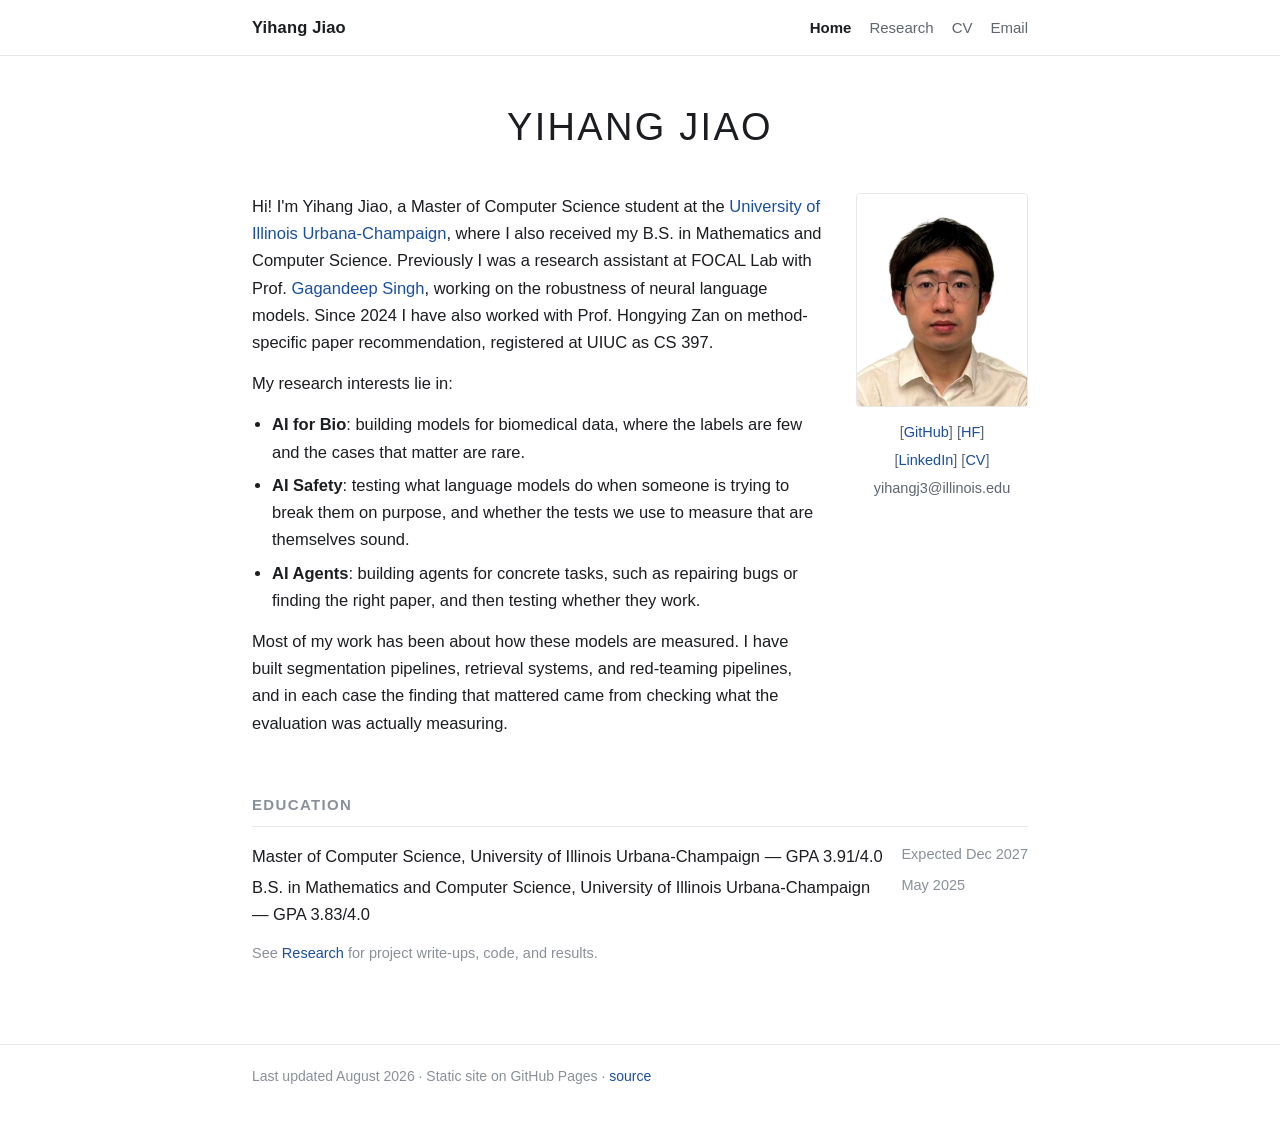
<file: index.html>
<!DOCTYPE html>
<html lang="en">
<head>
<meta charset="utf-8">
<meta name="viewport" content="width=device-width, initial-scale=1">
<title>Yihang Jiao</title>
<meta name="description" content="Yihang Jiao — Master of Computer Science student at the University of Illinois Urbana-Champaign. AI for bio, AI safety, and AI agents.">
<link rel="stylesheet" href="assets/style.css?v=19">
</head>
<body>

<nav class="top"><div class="wrap">
  <a class="brand" href="index.html">Yihang Jiao</a>
  <div class="links">
    <a class="here" href="index.html">Home</a>
    <a href="research.html">Research</a>
    <a href="assets/Yihang_Jiao_CV.pdf">CV</a>
    <a href="mailto:yihangj3@illinois.edu">Email</a>
  </div>
</div></nav>

<div class="wrap">

<header class="home">
  <!-- 想加中文名就写成: Yihang Jiao (焦一航) -->
  <h1 class="name">Yihang Jiao</h1>
  <div class="row">
    <div class="txt">
      <p>
        Hi! I'm Yihang Jiao, a Master of Computer Science student at the
        <a href="https://siebelschool.illinois.edu/">University of Illinois Urbana-Champaign</a>,
        where I also received my B.S. in Mathematics and Computer Science. Previously I was a
        research assistant at FOCAL Lab with Prof.
        <a href="https://ggndpsngh.github.io/">Gagandeep Singh</a>, working on the robustness of
        neural language models. Since 2024 I have also worked with Prof. Hongying Zan on method-specific paper
        recommendation, registered at UIUC as CS 397.
      </p>
      <p>My research interests lie in:</p>
      <ul>
        <li>
          <strong>AI for Bio</strong>: building models for biomedical data, where the labels are few
          and the cases that matter are rare.
        </li>
        <li>
          <strong>AI Safety</strong>: testing what language models do when someone is trying to break
          them on purpose, and whether the tests we use to measure that are themselves sound.
        </li>
        <li>
          <strong>AI Agents</strong>: building agents for concrete tasks, such as repairing bugs or
          finding the right paper, and then testing whether they work.
        </li>
      </ul>
      <p>
        Most of my work has been about how these models are measured. I have built segmentation
        pipelines, retrieval systems, and red-teaming pipelines, and in each case the finding that
        mattered came from checking what the evaluation was actually measuring.
      </p>
    </div>
    <div class="side">
      <img class="portrait" src="assets/photo.jpg" alt="Portrait of Yihang Jiao">
      <div class="links">
        [<a href="https://github.com/yhj3">GitHub</a>]
        [<a href="https://huggingface.co/yihangj3">HF</a>]<br>
        [<a href="https://www.linkedin.com/in/yihang-jiao-587885221">LinkedIn</a>]
        [<a href="assets/Yihang_Jiao_CV.pdf">CV</a>]<br>
        yihangj3@illinois.edu
      </div>
    </div>
  </div>
</header>

<main>

<section id="education">
  <h2>Education</h2>
  <div class="kv">
    <div>Master of Computer Science, University of Illinois Urbana-Champaign — GPA 3.91/4.0</div>
    <div class="r">Expected Dec 2027</div>
    <div>B.S. in Mathematics and Computer Science, University of Illinois Urbana-Champaign — GPA 3.83/4.0</div>
    <div class="r">May 2025</div>
  </div>
  <p class="meta" style="margin-top:14px">
    See <a href="research.html">Research</a> for project write-ups, code, and results.
  </p>
</section>

</main>
</div>

<footer><div class="wrap">
  Last updated August 2026 · Static site on GitHub Pages ·
  <a href="https://github.com/yhj3/yhj3.github.io">source</a>
</div></footer>

</body>
</html>
</file>
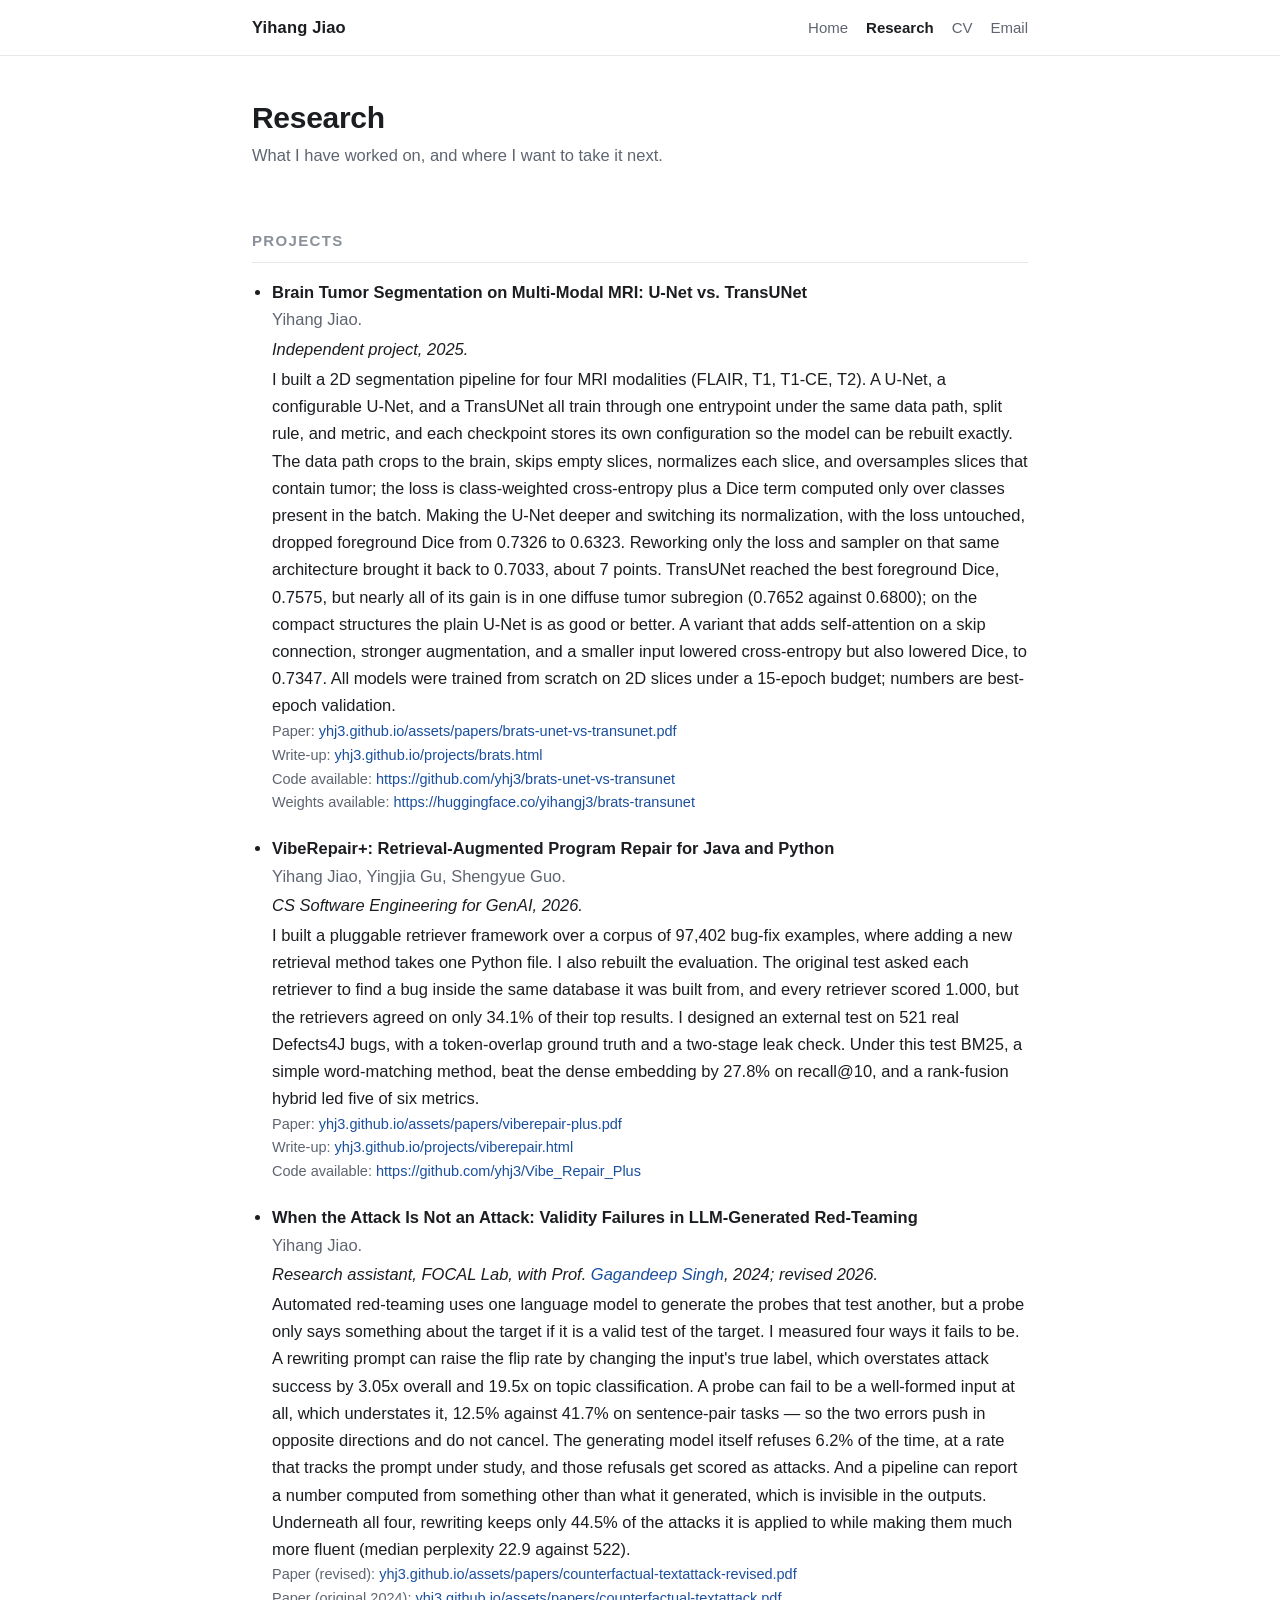
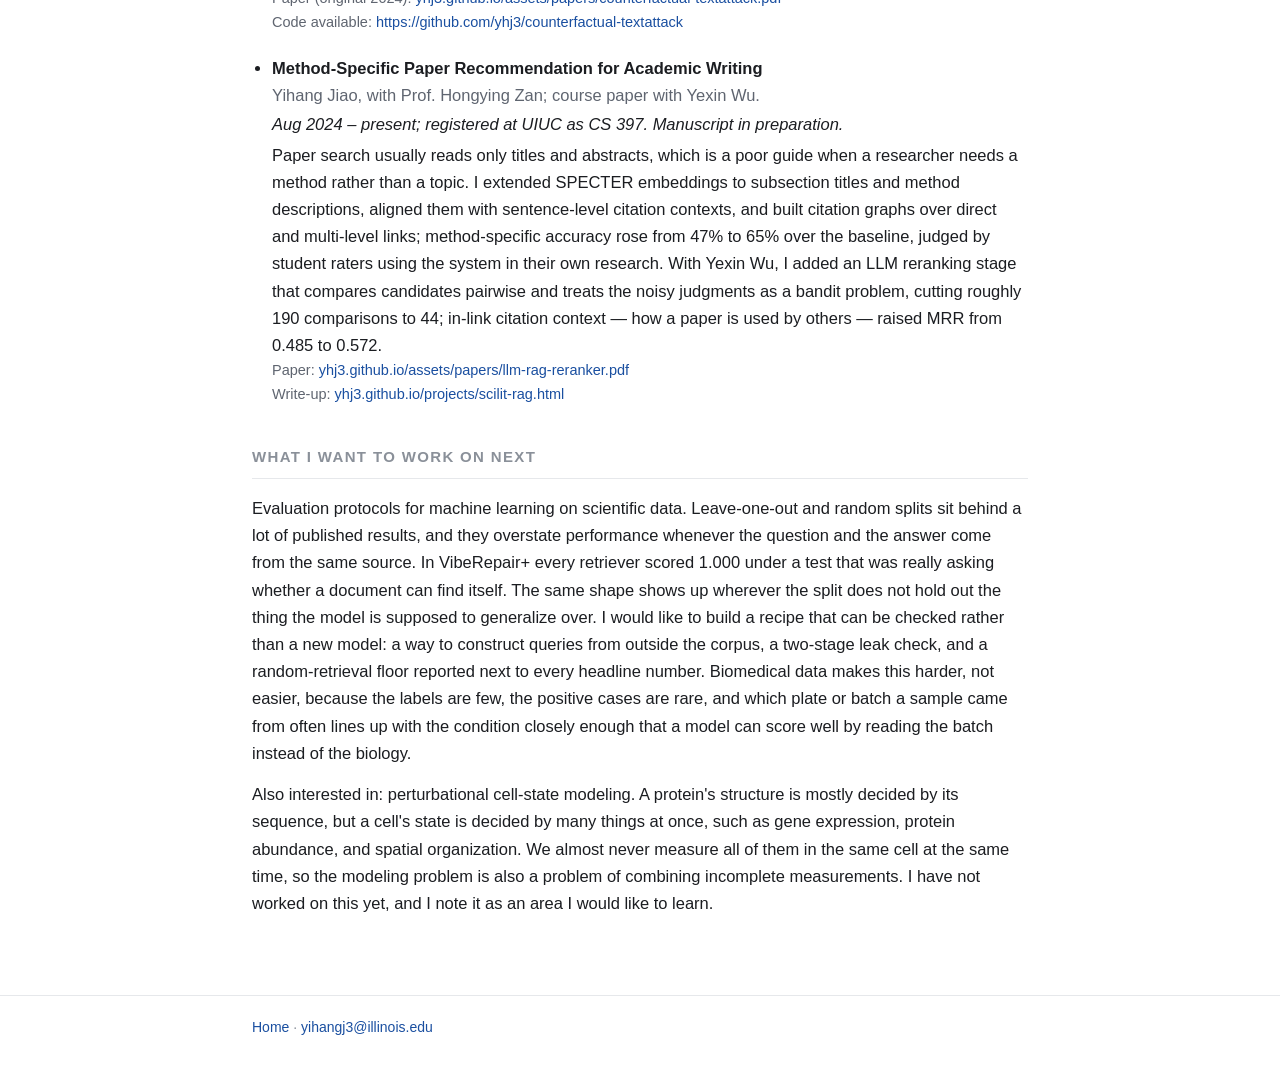
<file: research.html>
<!DOCTYPE html>
<html lang="en">
<head>
<meta charset="utf-8">
<meta name="viewport" content="width=device-width, initial-scale=1">
<title>Research — Yihang Jiao</title>
<meta name="description" content="Projects, research experience, and directions: machine learning for biomedical data, robustness of language models, LLM agents, and how these systems are evaluated.">
<link rel="stylesheet" href="assets/style.css?v=19">
</head>
<body>

<nav class="top"><div class="wrap">
  <a class="brand" href="index.html">Yihang Jiao</a>
  <div class="links">
    <a href="index.html">Home</a>
    <a class="here" href="research.html">Research</a>
    <a href="assets/Yihang_Jiao_CV.pdf">CV</a>
    <a href="mailto:yihangj3@illinois.edu">Email</a>
  </div>
</div></nav>

<div class="wrap">
<header class="hero">
  <h1>Research</h1>
  <p class="tagline">What I have worked on, and where I want to take it next.</p>
</header>

<main>

<section id="projects">
  <h2>Projects</h2>
  <ul class="work">

    <li>
      <span class="title">Brain Tumor Segmentation on Multi-Modal MRI: U-Net vs. TransUNet</span><br>
      <span class="who">Yihang Jiao.</span>
      <span class="note"><em>Independent project, 2025.</em></span>
      I built a 2D segmentation pipeline for four MRI modalities (FLAIR, T1, T1-CE, T2). A U-Net, a
      configurable U-Net, and a TransUNet all train through one entrypoint under the same data path,
      split rule, and metric, and each checkpoint stores its own configuration so the model can be
      rebuilt exactly. The data path crops to the brain, skips empty slices, normalizes each slice, and
      oversamples slices that contain tumor; the loss is class-weighted cross-entropy plus a Dice term
      computed only over classes present in the batch. Making the U-Net deeper and switching its
      normalization, with the loss untouched, dropped foreground Dice from 0.7326 to 0.6323. Reworking
      only the loss and sampler on that same architecture brought it back to 0.7033, about 7 points.
      TransUNet reached the best foreground Dice, 0.7575, but nearly all of its gain is in one diffuse
      tumor subregion (0.7652 against 0.6800); on the compact structures the plain U-Net is as good or
      better. A variant that adds self-attention on a skip connection, stronger augmentation, and a
      smaller input lowered cross-entropy but also lowered Dice, to 0.7347. All models were trained from
      scratch on 2D slices under a 15-epoch budget; numbers are best-epoch validation.
      <div class="brackets">
        Paper: <a href="assets/papers/brats-unet-vs-transunet.pdf">yhj3.github.io/assets/papers/brats-unet-vs-transunet.pdf</a><br>
        Write-up: <a href="projects/brats.html">yhj3.github.io/projects/brats.html</a><br>
        Code available: <a href="https://github.com/yhj3/brats-unet-vs-transunet">https://github.com/yhj3/brats-unet-vs-transunet</a><br>
        Weights available: <a href="https://huggingface.co/yihangj3/brats-transunet">https://huggingface.co/yihangj3/brats-transunet</a>
      </div>
    </li>

    <li>
      <span class="title">VibeRepair+: Retrieval-Augmented Program Repair for Java and Python</span><br>
      <span class="who">Yihang Jiao, Yingjia Gu, Shengyue Guo.</span>
      <span class="note"><em>CS Software Engineering for GenAI, 2026.</em></span>
      I built a pluggable retriever framework over a corpus of 97,402 bug-fix examples, where adding a
      new retrieval method takes one Python file. I also rebuilt the evaluation. The original test
      asked each retriever to find a bug inside the same database it was built from, and every
      retriever scored 1.000, but the retrievers agreed on only 34.1% of their top results. I designed
      an external test on 521 real Defects4J bugs, with a token-overlap ground truth and a two-stage
      leak check. Under this test BM25, a simple word-matching method, beat the dense embedding by
      27.8% on recall@10, and a rank-fusion hybrid led five of six metrics.
      <div class="brackets">
        Paper: <a href="assets/papers/viberepair-plus.pdf">yhj3.github.io/assets/papers/viberepair-plus.pdf</a><br>
        Write-up: <a href="projects/viberepair.html">yhj3.github.io/projects/viberepair.html</a><br>
        Code available: <a href="https://github.com/yhj3/Vibe_Repair_Plus">https://github.com/yhj3/Vibe_Repair_Plus</a>
      </div>
    </li>

    <li>
      <span class="title">When the Attack Is Not an Attack: Validity Failures in LLM-Generated Red-Teaming</span><br>
      <span class="who">Yihang Jiao.</span>
      <span class="note"><em>Research assistant, FOCAL Lab, with Prof.
      <a href="https://ggndpsngh.github.io/">Gagandeep Singh</a>, 2024; revised 2026.</em></span>
      Automated red-teaming uses one language model to generate the probes that test another, but a
      probe only says something about the target if it is a valid test of the target. I measured four
      ways it fails to be. A rewriting prompt can raise the flip rate by changing the input's true
      label, which overstates attack success by 3.05x overall and 19.5x on topic classification. A
      probe can fail to be a well-formed input at all, which understates it, 12.5% against 41.7% on
      sentence-pair tasks — so the two errors push in opposite directions and do not cancel. The
      generating model itself refuses 6.2% of the time, at a rate that tracks the prompt under study,
      and those refusals get scored as attacks. And a pipeline can report a number computed from
      something other than what it generated, which is invisible in the outputs. Underneath all four,
      rewriting keeps only 44.5% of the attacks it is applied to while making them much more fluent
      (median perplexity 22.9 against 522).
      <div class="brackets">
        Paper (revised): <a href="assets/papers/counterfactual-textattack-revised.pdf">yhj3.github.io/assets/papers/counterfactual-textattack-revised.pdf</a><br>
        Paper (original 2024): <a href="assets/papers/counterfactual-textattack.pdf">yhj3.github.io/assets/papers/counterfactual-textattack.pdf</a><br>
        Code available: <a href="https://github.com/yhj3/counterfactual-textattack">https://github.com/yhj3/counterfactual-textattack</a>
      </div>
    </li>

    <li>
      <span class="title">Method-Specific Paper Recommendation for Academic Writing</span><br>
      <span class="who">Yihang Jiao, with Prof. Hongying Zan; course paper with Yexin Wu.</span>
      <span class="note"><em>Aug 2024 – present; registered at UIUC as CS 397. Manuscript in preparation.</em></span>
      Paper search usually reads only titles and abstracts, which is a poor guide when a researcher
      needs a method rather than a topic. I extended SPECTER embeddings to subsection titles and
      method descriptions, aligned them with sentence-level citation contexts, and built citation
      graphs over direct and multi-level links; method-specific accuracy rose from 47% to 65% over
      the baseline, judged by student raters using the system in their own research. With Yexin Wu,
      I added an LLM reranking stage that compares candidates pairwise and treats the noisy
      judgments as a bandit problem, cutting roughly 190 comparisons to 44; in-link citation
      context — how a paper is used by others — raised MRR from 0.485 to 0.572.
      <div class="brackets">
        Paper: <a href="assets/papers/llm-rag-reranker.pdf">yhj3.github.io/assets/papers/llm-rag-reranker.pdf</a><br>
        Write-up: <a href="projects/scilit-rag.html">yhj3.github.io/projects/scilit-rag.html</a>
      </div>
    </li>

  </ul>
</section>

<section id="next">
  <h2>What I want to work on next</h2>
  <p>
    <span class="title">Evaluation protocols for machine learning on scientific data.</span>
    Leave-one-out and random splits sit behind a lot of published results, and they overstate
    performance whenever the question and the answer come from the same source. In VibeRepair+ every
    retriever scored 1.000 under a test that was really asking whether a document can find itself.
    The same shape shows up wherever the split does not hold out the thing the model is supposed to
    generalize over. I would like to build a recipe that can be checked rather than a new model: a
    way to construct queries from outside the corpus, a two-stage leak check, and a random-retrieval
    floor reported next to every headline number. Biomedical data makes this harder, not easier,
    because the labels are few, the positive cases are rare, and which plate or batch a sample came
    from often lines up with the condition closely enough that a model can score well by reading the
    batch instead of the biology.
  </p>
  <p>
    <span class="title">Also interested in: perturbational cell-state modeling.</span>
    A protein's structure is mostly decided by its sequence, but a cell's state is decided by many
    things at once, such as gene expression, protein abundance, and spatial organization. We almost
    never measure all of them in the same cell at the same time, so the modeling problem is also a
    problem of combining incomplete measurements. I have not worked on this yet, and I note it as an
    area I would like to learn.
  </p>
</section>

</main>
</div>

<footer><div class="wrap">
  <a href="index.html">Home</a> · <a href="mailto:yihangj3@illinois.edu">yihangj3@illinois.edu</a>
</div></footer>

</body>
</html>
</file>
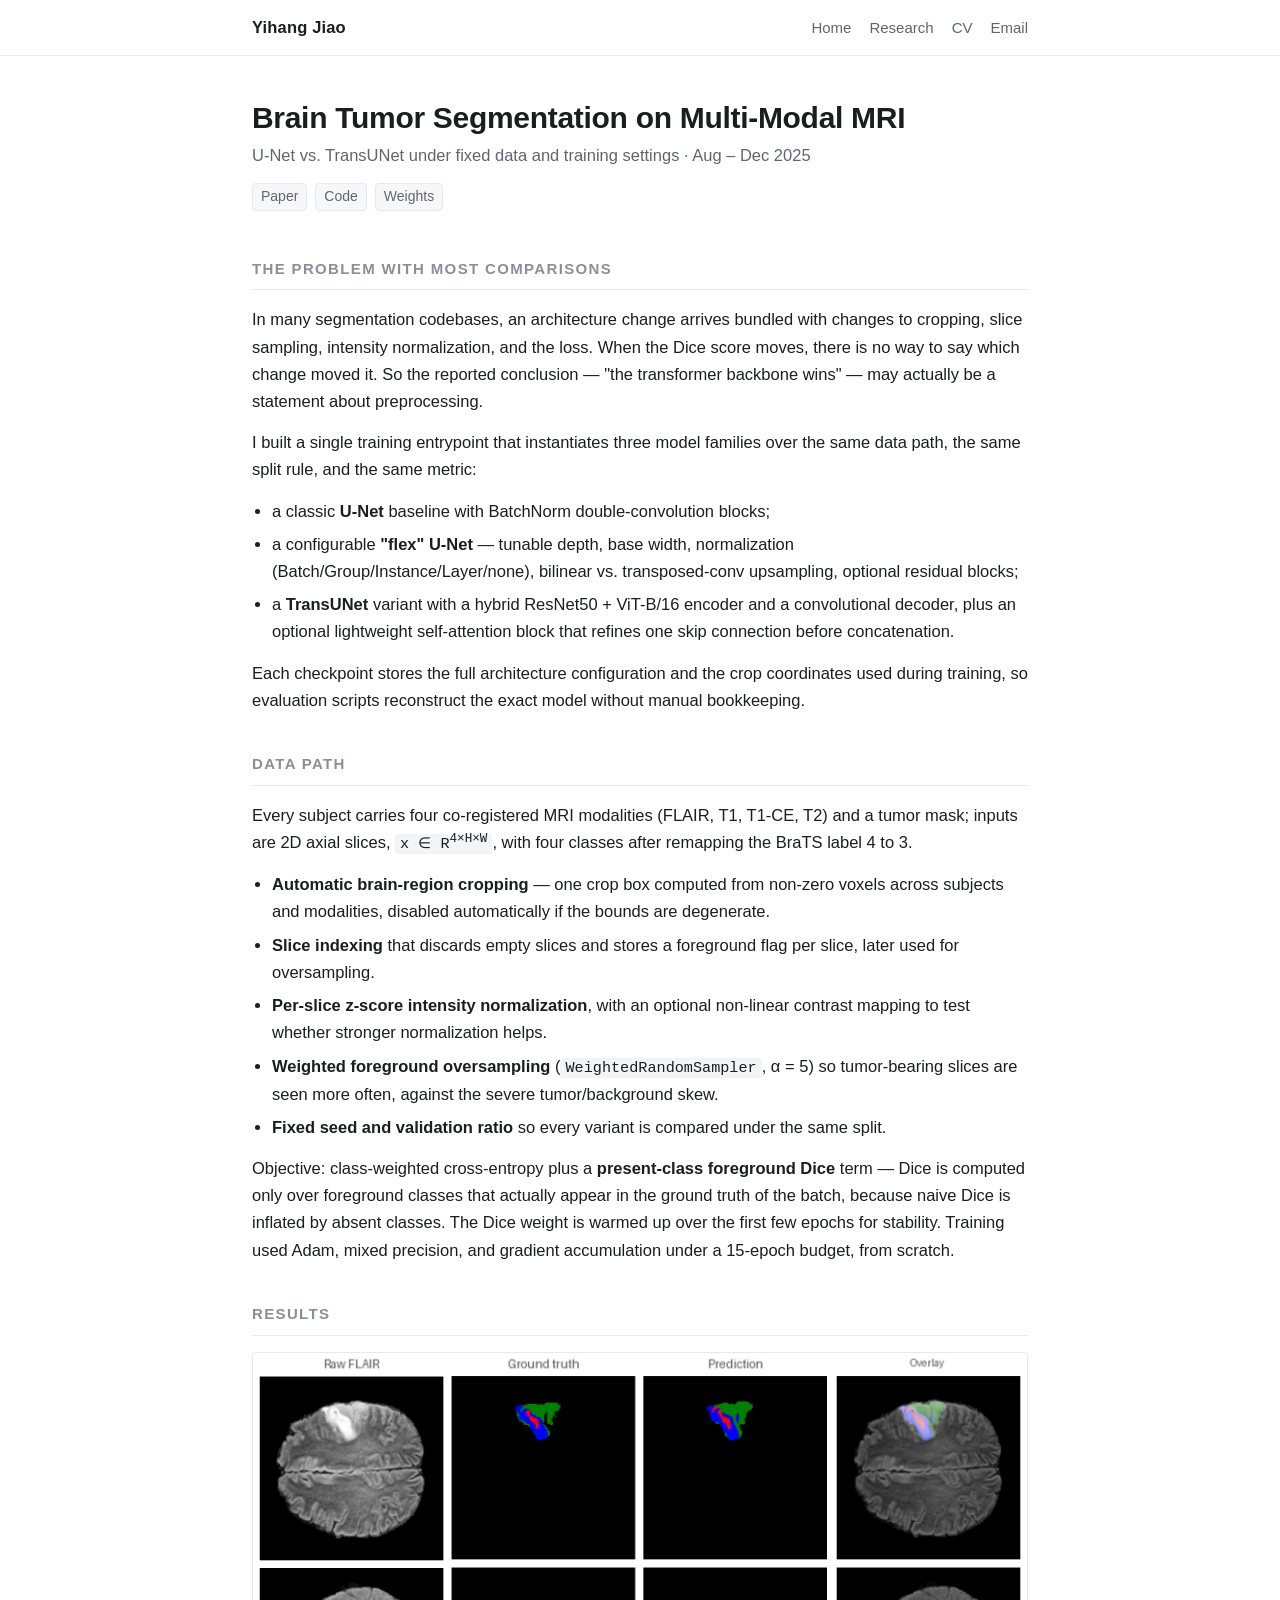
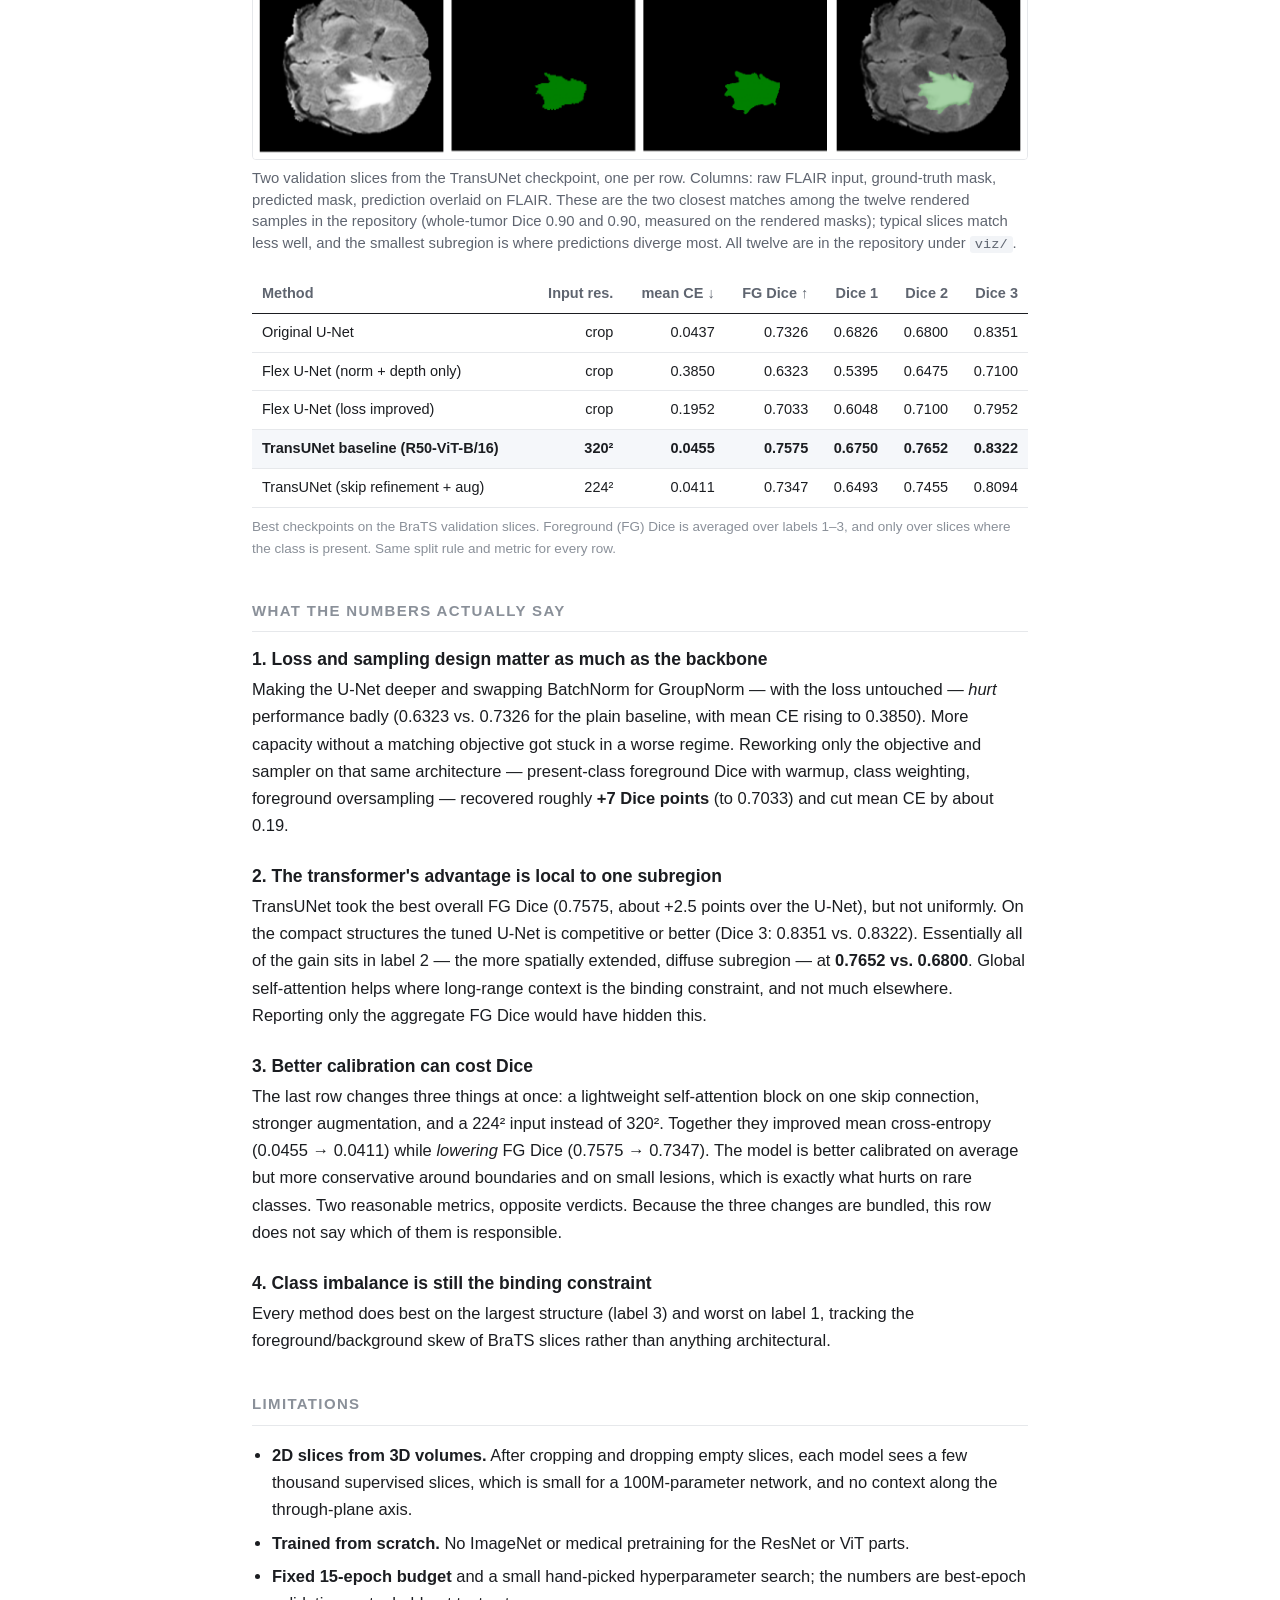
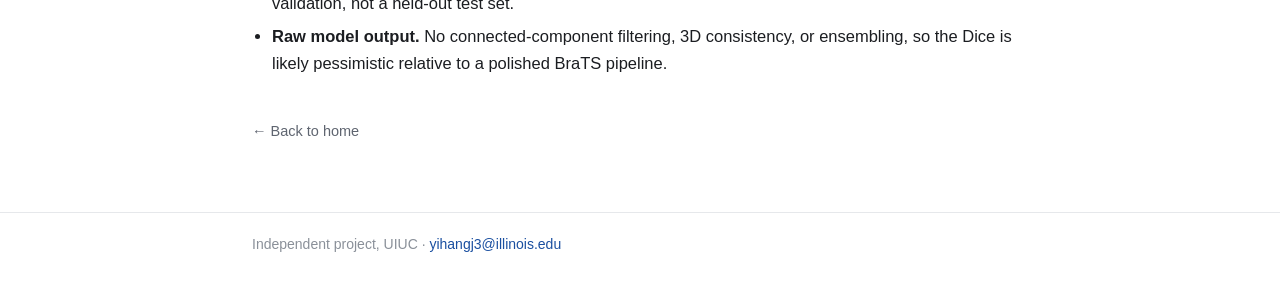
<file: projects/brats.html>
<!DOCTYPE html>
<html lang="en">
<head>
<meta charset="utf-8">
<meta name="viewport" content="width=device-width, initial-scale=1">
<title>BraTS: U-Net vs. TransUNet — Yihang Jiao</title>
<meta name="description" content="A controlled comparison of U-Net and TransUNet on multi-modal brain MRI, with class-wise Dice and an ablation isolating loss and sampling design from backbone choice.">
<link rel="stylesheet" href="../assets/style.css?v=19">
</head>
<body>

<nav class="top"><div class="wrap">
  <a class="brand" href="../index.html">Yihang Jiao</a>
  <div class="links">
    <a href="../index.html">Home</a>
    <a href="../research.html">Research</a>
    <a href="../assets/Yihang_Jiao_CV.pdf">CV</a>
    <a href="mailto:yihangj3@illinois.edu">Email</a>
  </div>
</div></nav>

<div class="wrap">
<header class="hero">
  <h1>Brain Tumor Segmentation on Multi-Modal MRI</h1>
  <p class="tagline">U-Net vs. TransUNet under fixed data and training settings &middot; Aug – Dec 2025</p>
  <div class="tags" style="margin-top:14px">
    <a href="../assets/papers/brats-unet-vs-transunet.pdf">Paper</a>
    <a href="https://github.com/yhj3/brats-unet-vs-transunet">Code</a>
    <a href="https://huggingface.co/yihangj3/brats-transunet">Weights</a>
  </div>
</header>

<main>

<section>
  <h2>The problem with most comparisons</h2>
  <p>
    In many segmentation codebases, an architecture change arrives bundled with changes to cropping, slice
    sampling, intensity normalization, and the loss. When the Dice score moves, there is no way to say which
    change moved it. So the reported conclusion — "the transformer backbone wins" — may actually be a
    statement about preprocessing.
  </p>
  <p>
    I built a single training entrypoint that instantiates three model families over the same data path,
    the same split rule, and the same metric:
  </p>
  <ul>
    <li>a classic <strong>U-Net</strong> baseline with BatchNorm double-convolution blocks;</li>
    <li>a configurable <strong>"flex" U-Net</strong> — tunable depth, base width, normalization
        (Batch/Group/Instance/Layer/none), bilinear vs. transposed-conv upsampling, optional residual blocks;</li>
    <li>a <strong>TransUNet</strong> variant with a hybrid ResNet50&nbsp;+&nbsp;ViT-B/16 encoder and a
        convolutional decoder, plus an optional lightweight self-attention block that refines one skip
        connection before concatenation.</li>
  </ul>
  <p>
    Each checkpoint stores the full architecture configuration and the crop coordinates used during
    training, so evaluation scripts reconstruct the exact model without manual bookkeeping.
  </p>
</section>

<section>
  <h2>Data path</h2>
  <p>
    Every subject carries four co-registered MRI modalities (FLAIR, T1, T1-CE, T2) and a tumor mask; inputs
    are 2D axial slices, <span class="mono">x &isin; R<sup>4&times;H&times;W</sup></span>, with four classes
    after remapping the BraTS label 4 to 3.
  </p>
  <ul>
    <li><strong>Automatic brain-region cropping</strong> — one crop box computed from non-zero voxels across
        subjects and modalities, disabled automatically if the bounds are degenerate.</li>
    <li><strong>Slice indexing</strong> that discards empty slices and stores a foreground flag per slice,
        later used for oversampling.</li>
    <li><strong>Per-slice z-score intensity normalization</strong>, with an optional non-linear contrast
        mapping to test whether stronger normalization helps.</li>
    <li><strong>Weighted foreground oversampling</strong> (<span class="mono">WeightedRandomSampler</span>,
        &alpha;&nbsp;=&nbsp;5) so tumor-bearing slices are seen more often, against the severe
        tumor/background skew.</li>
    <li><strong>Fixed seed and validation ratio</strong> so every variant is compared under the same split.</li>
  </ul>
  <p>
    Objective: class-weighted cross-entropy plus a <strong>present-class foreground Dice</strong> term —
    Dice is computed only over foreground classes that actually appear in the ground truth of the batch,
    because naive Dice is inflated by absent classes. The Dice weight is warmed up over the first few
    epochs for stability. Training used Adam, mixed precision, and gradient accumulation under a 15-epoch
    budget, from scratch.
  </p>
</section>

<section>
  <h2>Results</h2>
  <figure class="fig">
    <img src="../assets/img/brats-examples.png" alt="Two validation slices: raw FLAIR, ground-truth tumor mask, TransUNet prediction, and the prediction overlaid on FLAIR.">
    <figcaption>Two validation slices from the TransUNet checkpoint, one per row. Columns: raw FLAIR input,
    ground-truth mask, predicted mask, prediction overlaid on FLAIR. These are the two closest matches among
    the twelve rendered samples in the repository (whole-tumor Dice 0.90 and 0.90, measured on the rendered
    masks); typical slices match less well, and the smallest subregion is where predictions diverge most.
    All twelve are in the repository under <span class="mono">viz/</span>.</figcaption>
  </figure>
  <div class="tablewrap">
  <table>
    <caption>
      Best checkpoints on the BraTS validation slices. Foreground (FG) Dice is averaged over labels 1–3,
      and only over slices where the class is present. Same split rule and metric for every row.
    </caption>
    <thead>
      <tr>
        <th>Method</th><th>Input res.</th><th>mean CE &darr;</th><th>FG Dice &uarr;</th>
        <th>Dice 1</th><th>Dice 2</th><th>Dice 3</th>
      </tr>
    </thead>
    <tbody>
      <tr><td>Original U-Net</td><td>crop</td><td>0.0437</td><td>0.7326</td><td>0.6826</td><td>0.6800</td><td>0.8351</td></tr>
      <tr><td>Flex U-Net (norm + depth only)</td><td>crop</td><td>0.3850</td><td>0.6323</td><td>0.5395</td><td>0.6475</td><td>0.7100</td></tr>
      <tr><td>Flex U-Net (loss improved)</td><td>crop</td><td>0.1952</td><td>0.7033</td><td>0.6048</td><td>0.7100</td><td>0.7952</td></tr>
      <tr class="best"><td>TransUNet baseline (R50-ViT-B/16)</td><td>320²</td><td>0.0455</td><td>0.7575</td><td>0.6750</td><td>0.7652</td><td>0.8322</td></tr>
      <tr><td>TransUNet (skip refinement + aug)</td><td>224²</td><td>0.0411</td><td>0.7347</td><td>0.6493</td><td>0.7455</td><td>0.8094</td></tr>
    </tbody>
  </table>
  </div>
</section>

<section>
  <h2>What the numbers actually say</h2>
  <div class="entry">
    <h3>1. Loss and sampling design matter as much as the backbone</h3>
    <p>
      Making the U-Net deeper and swapping BatchNorm for GroupNorm — with the loss untouched — <em>hurt</em>
      performance badly (0.6323 vs. 0.7326 for the plain baseline, with mean CE rising to 0.3850). More
      capacity without a matching objective got stuck in a worse regime. Reworking only the objective and
      sampler on that same architecture — present-class foreground Dice with warmup, class weighting,
      foreground oversampling — recovered roughly <strong>+7 Dice points</strong> (to 0.7033) and cut mean
      CE by about 0.19.
    </p>
  </div>
  <div class="entry">
    <h3>2. The transformer's advantage is local to one subregion</h3>
    <p>
      TransUNet took the best overall FG Dice (0.7575, about +2.5 points over the U-Net), but not uniformly.
      On the compact structures the tuned U-Net is competitive or better (Dice&nbsp;3: 0.8351 vs. 0.8322).
      Essentially all of the gain sits in label 2 — the more spatially extended, diffuse subregion —
      at <strong>0.7652 vs. 0.6800</strong>. Global self-attention helps where long-range context is the
      binding constraint, and not much elsewhere. Reporting only the aggregate FG Dice would have hidden this.
    </p>
  </div>
  <div class="entry">
    <h3>3. Better calibration can cost Dice</h3>
    <p>
      The last row changes three things at once: a lightweight self-attention block on one skip
      connection, stronger augmentation, and a 224&sup2; input instead of 320&sup2;. Together they improved
      mean cross-entropy (0.0455 &rarr; 0.0411) while <em>lowering</em> FG Dice (0.7575 &rarr; 0.7347).
      The model is better calibrated on average but more conservative around boundaries and on small
      lesions, which is exactly what hurts on rare classes. Two reasonable metrics, opposite verdicts.
      Because the three changes are bundled, this row does not say which of them is responsible.
    </p>
  </div>
  <div class="entry">
    <h3>4. Class imbalance is still the binding constraint</h3>
    <p>
      Every method does best on the largest structure (label 3) and worst on label 1, tracking the
      foreground/background skew of BraTS slices rather than anything architectural.
    </p>
  </div>
</section>

<section>
  <h2>Limitations</h2>
  <ul>
    <li><strong>2D slices from 3D volumes.</strong> After cropping and dropping empty slices, each model sees a
        few thousand supervised slices, which is small for a 100M-parameter network, and no context along the
        through-plane axis.</li>
    <li><strong>Trained from scratch.</strong> No ImageNet or medical pretraining for the ResNet or ViT parts.</li>
    <li><strong>Fixed 15-epoch budget</strong> and a small hand-picked hyperparameter search; the numbers are
        best-epoch validation, not a held-out test set.</li>
    <li><strong>Raw model output.</strong> No connected-component filtering, 3D consistency, or ensembling, so
        the Dice is likely pessimistic relative to a polished BraTS pipeline.</li>
  </ul>
</section>

<a class="back" href="../index.html">&larr; Back to home</a>
</main>
</div>

<footer><div class="wrap">
  Independent project, UIUC &middot; <a href="mailto:yihangj3@illinois.edu">yihangj3@illinois.edu</a>
</div></footer>

</body>
</html>
</file>
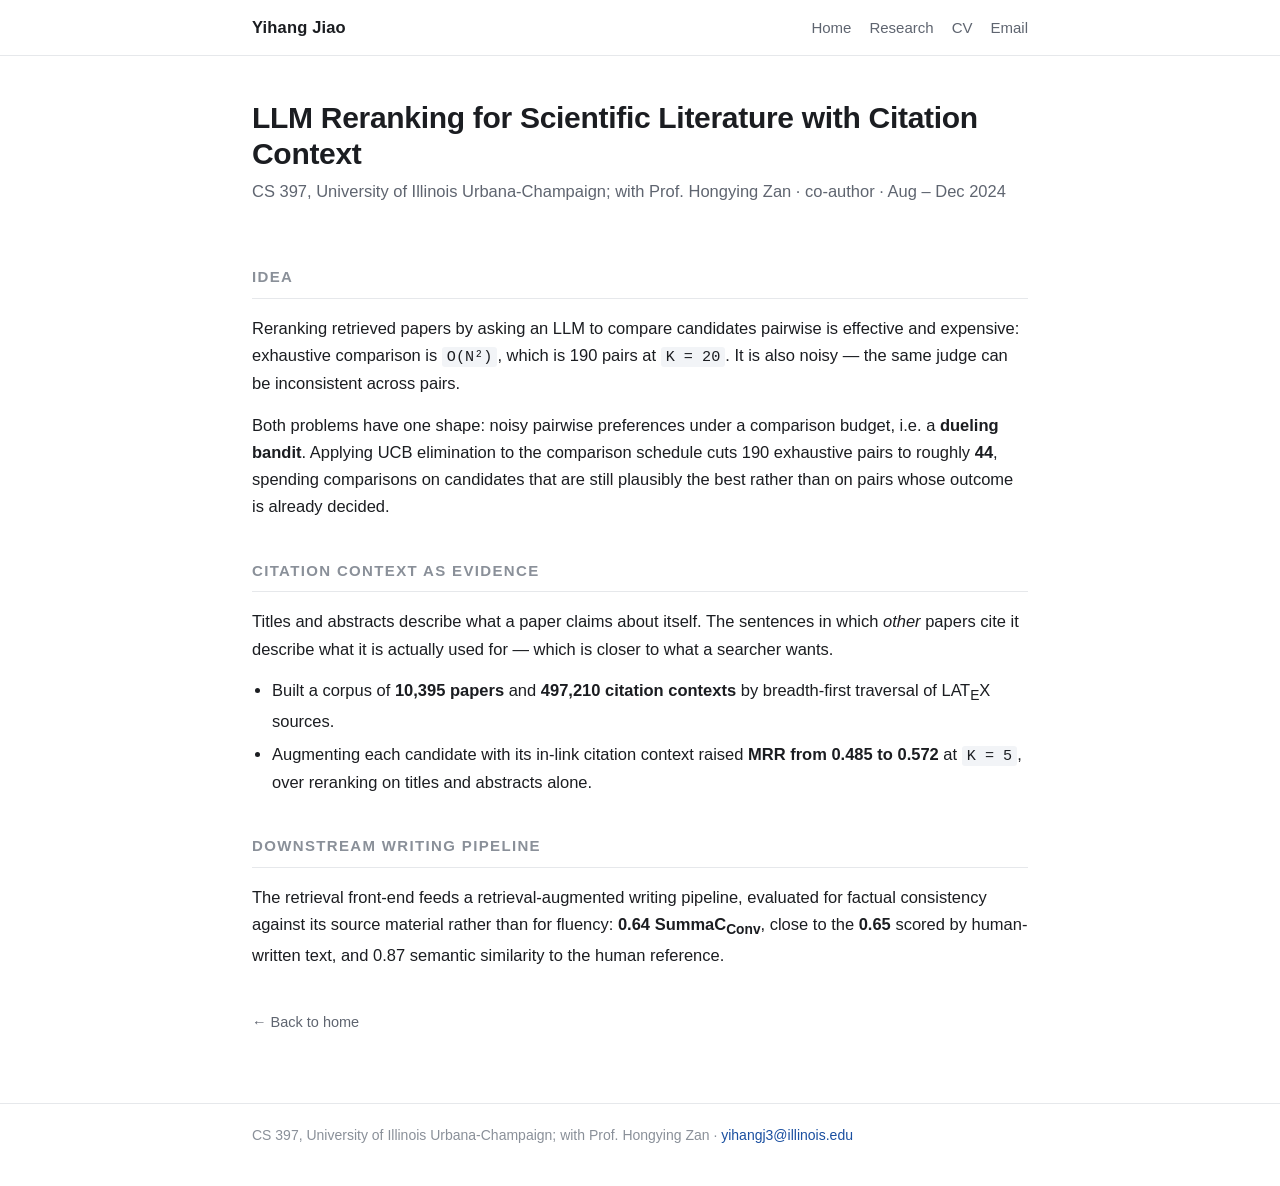
<file: projects/scilit-rag.html>
<!DOCTYPE html>
<html lang="en">
<head>
<meta charset="utf-8">
<meta name="viewport" content="width=device-width, initial-scale=1">
<title>LLM Reranking for Scientific Literature — Yihang Jiao</title>
<meta name="description" content="Reranking scientific papers with LLM-adjudicated pairwise comparisons treated as a dueling-bandit problem, plus citation-context augmentation over a 10,395-paper corpus.">
<link rel="stylesheet" href="../assets/style.css?v=19">
</head>
<body>

<nav class="top"><div class="wrap">
  <a class="brand" href="../index.html">Yihang Jiao</a>
  <div class="links">
    <a href="../index.html">Home</a>
    <a href="../research.html">Research</a>
    <a href="../assets/Yihang_Jiao_CV.pdf">CV</a>
    <a href="mailto:yihangj3@illinois.edu">Email</a>
  </div>
</div></nav>

<div class="wrap">
<header class="hero">
  <h1>LLM Reranking for Scientific Literature with Citation Context</h1>
  <p class="tagline">CS 397, University of Illinois Urbana-Champaign; with Prof. Hongying Zan &middot; co-author &middot; Aug – Dec 2024</p>
</header>

<main>

<section>
  <h2>Idea</h2>
  <p>
    Reranking retrieved papers by asking an LLM to compare candidates pairwise is effective and expensive:
    exhaustive comparison is <span class="mono">O(N²)</span>, which is 190 pairs at
    <span class="mono">K = 20</span>. It is also noisy — the same judge can be inconsistent across pairs.
  </p>
  <p>
    Both problems have one shape: noisy pairwise preferences under a comparison budget, i.e. a
    <strong>dueling bandit</strong>. Applying UCB elimination to the comparison schedule cuts 190 exhaustive
    pairs to roughly <strong>44</strong>, spending comparisons on candidates that are still plausibly the
    best rather than on pairs whose outcome is already decided.
  </p>
</section>

<section>
  <h2>Citation context as evidence</h2>
  <p>
    Titles and abstracts describe what a paper claims about itself. The sentences in which <em>other</em>
    papers cite it describe what it is actually used for — which is closer to what a searcher wants.
  </p>
  <ul>
    <li>Built a corpus of <strong>10,395 papers</strong> and <strong>497,210 citation contexts</strong>
        by breadth-first traversal of L<span style="letter-spacing:-.1em">A</span>T<sub>E</sub>X sources.</li>
    <li>Augmenting each candidate with its in-link citation context raised
        <strong>MRR from 0.485 to 0.572</strong> at <span class="mono">K = 5</span>, over reranking on
        titles and abstracts alone.</li>
  </ul>
</section>

<section>
  <h2>Downstream writing pipeline</h2>
  <p>
    The retrieval front-end feeds a retrieval-augmented writing pipeline, evaluated for factual consistency
    against its source material rather than for fluency: <strong>0.64 SummaC<sub>Conv</sub></strong>, close
    to the <strong>0.65</strong> scored by human-written text, and 0.87 semantic similarity to the human
    reference.
  </p>
</section>

<a class="back" href="../index.html">&larr; Back to home</a>
</main>
</div>

<footer><div class="wrap">
  CS 397, University of Illinois Urbana-Champaign; with Prof. Hongying Zan &middot; <a href="mailto:yihangj3@illinois.edu">yihangj3@illinois.edu</a>
</div></footer>

</body>
</html>
</file>
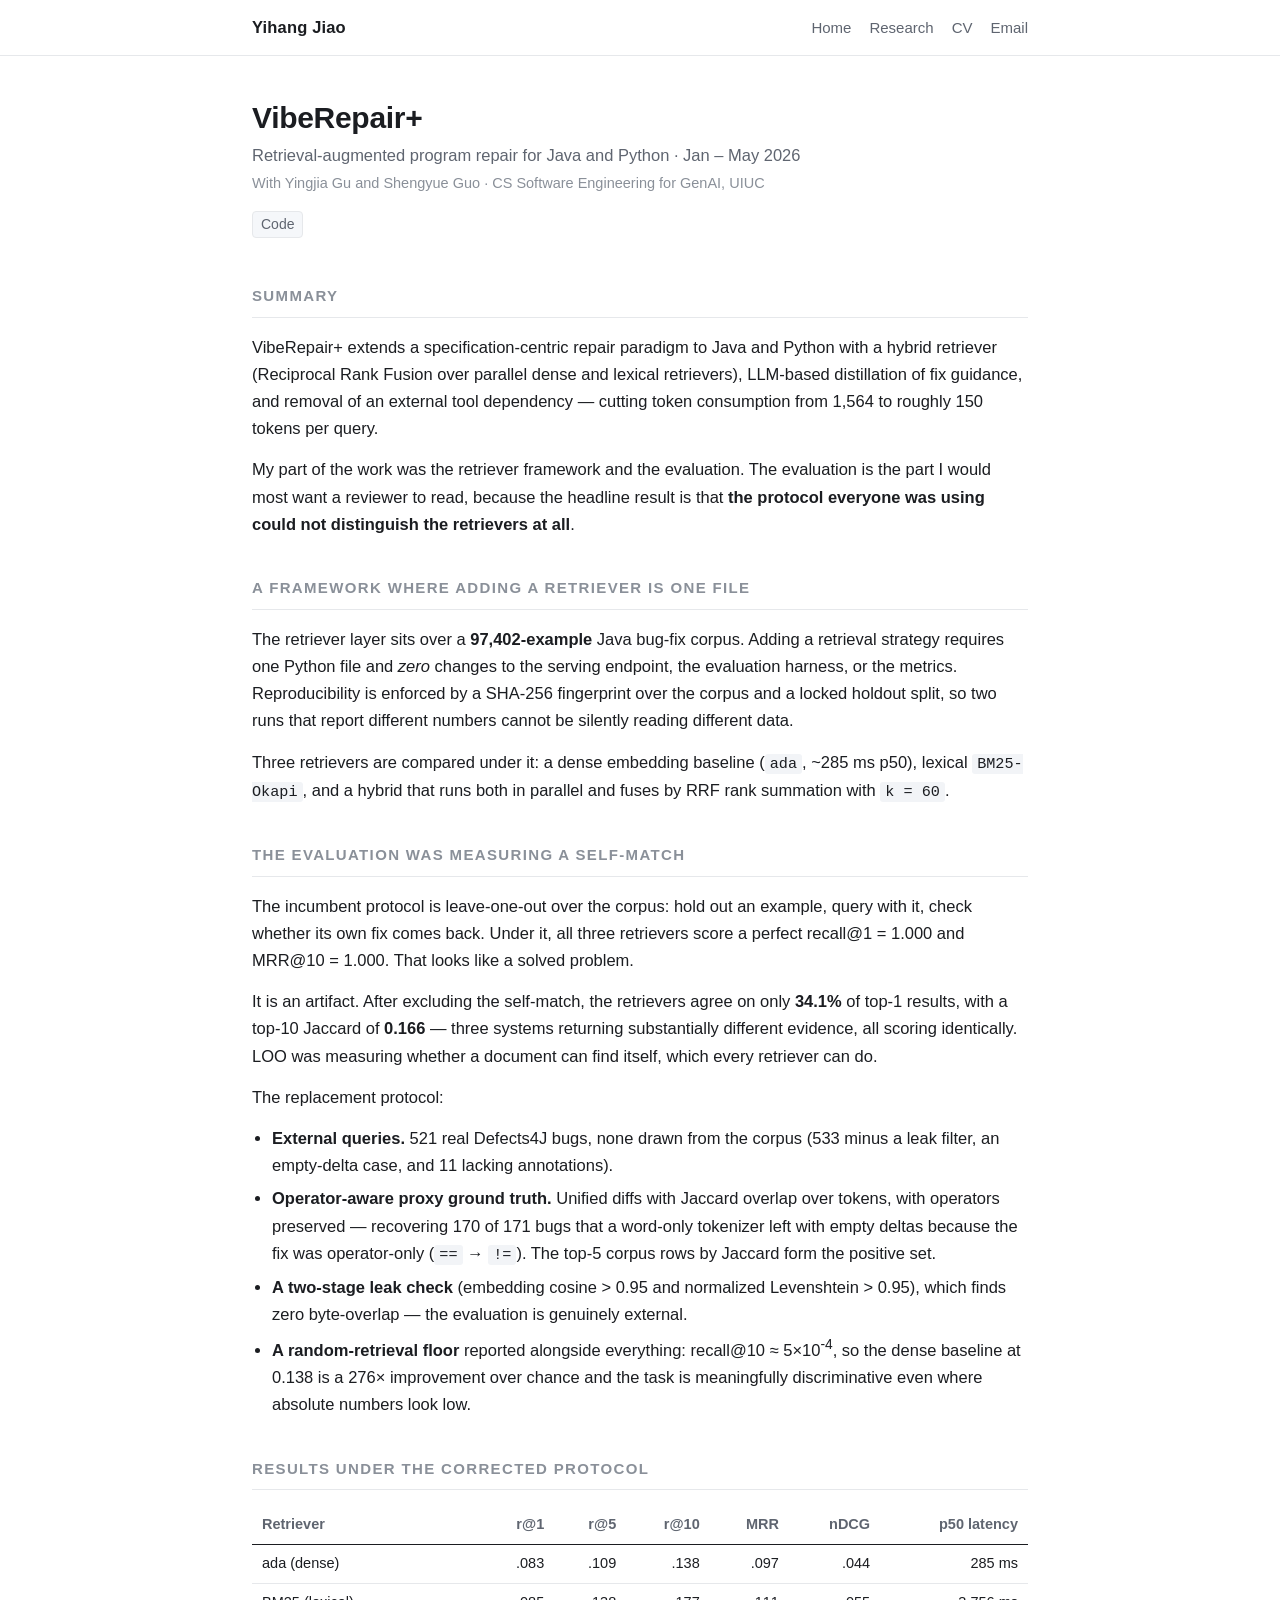
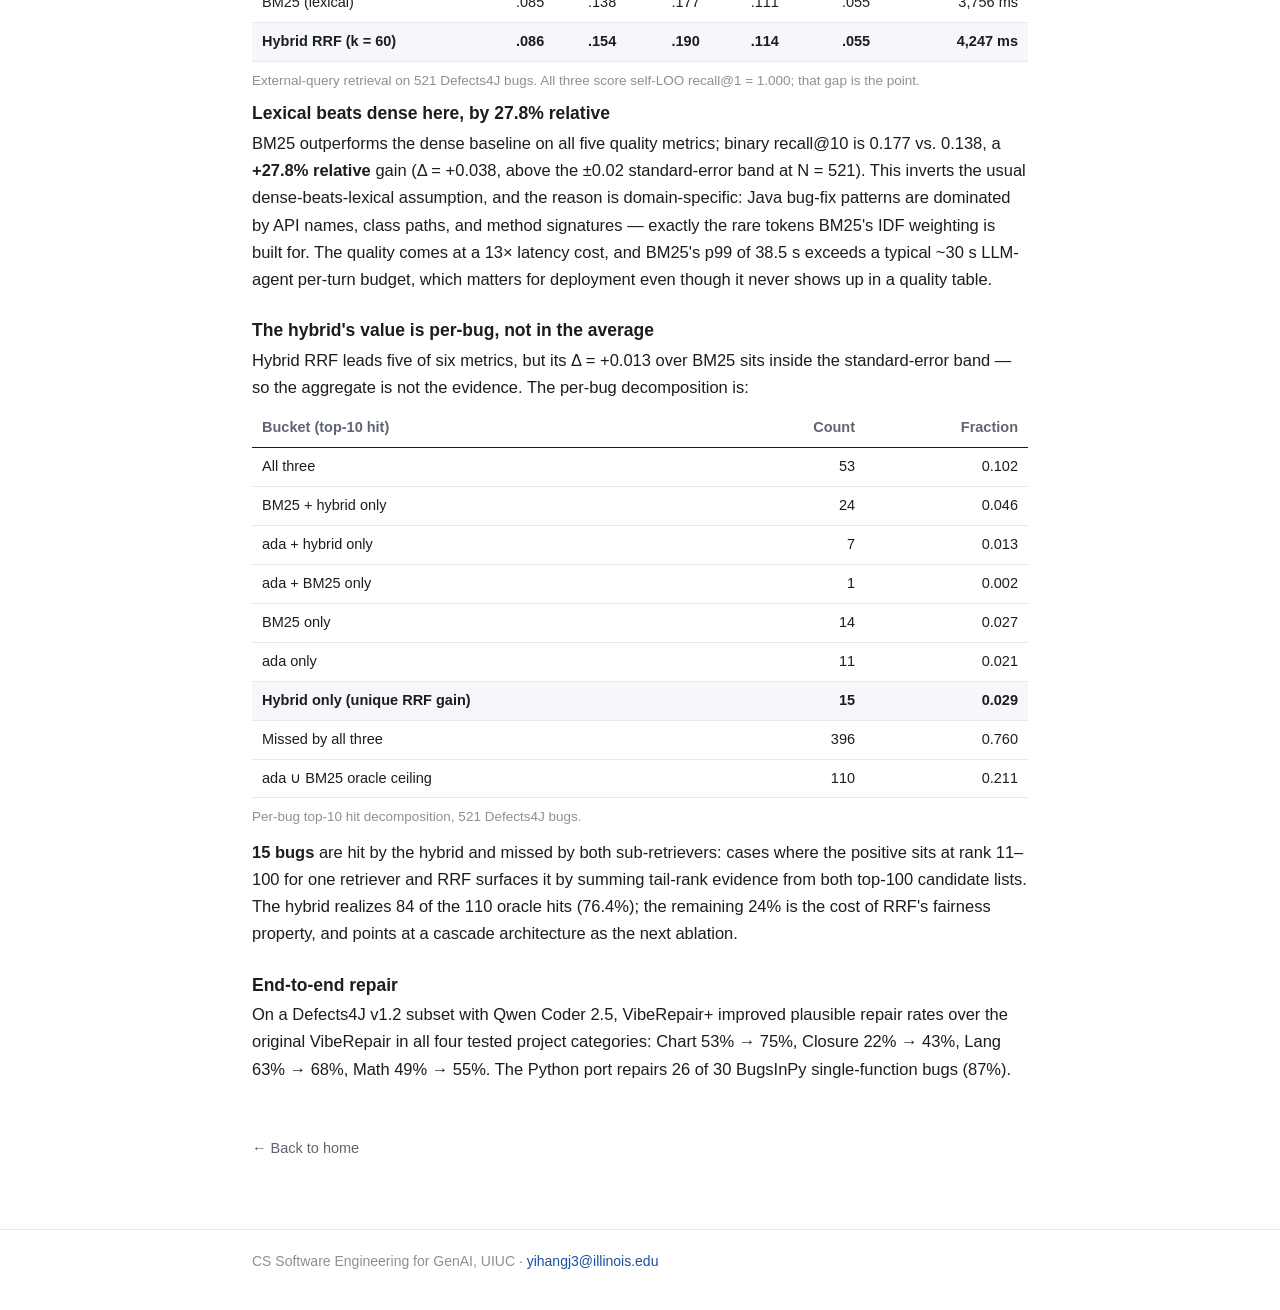
<file: projects/viberepair.html>
<!DOCTYPE html>
<html lang="en">
<head>
<meta charset="utf-8">
<meta name="viewport" content="width=device-width, initial-scale=1">
<title>VibeRepair+ — Yihang Jiao</title>
<meta name="description" content="Retrieval-augmented program repair for Java and Python: a pluggable retriever framework, and a correction to the leave-one-out evaluation protocol that had been measuring a self-match artifact.">
<link rel="stylesheet" href="../assets/style.css?v=19">
</head>
<body>

<nav class="top"><div class="wrap">
  <a class="brand" href="../index.html">Yihang Jiao</a>
  <div class="links">
    <a href="../index.html">Home</a>
    <a href="../research.html">Research</a>
    <a href="../assets/Yihang_Jiao_CV.pdf">CV</a>
    <a href="mailto:yihangj3@illinois.edu">Email</a>
  </div>
</div></nav>

<div class="wrap">
<header class="hero">
  <h1>VibeRepair+</h1>
  <p class="tagline">
    Retrieval-augmented program repair for Java and Python &middot; Jan – May 2026<br>
    <span class="meta">With Yingjia Gu and Shengyue Guo &middot; CS Software Engineering for GenAI, UIUC</span>
  </p>
  <div class="tags" style="margin-top:14px">
    <a href="https://github.com/yhj3/Vibe_Repair_Plus">Code</a>
  </div>
</header>

<main>

<section>
  <h2>Summary</h2>
  <p>
    VibeRepair+ extends a specification-centric repair paradigm to Java and Python with a hybrid retriever
    (Reciprocal Rank Fusion over parallel dense and lexical retrievers), LLM-based distillation of fix
    guidance, and removal of an external tool dependency — cutting token consumption from 1,564 to roughly
    150 tokens per query.
  </p>
  <p>
    My part of the work was the retriever framework and the evaluation. The evaluation is the part I would
    most want a reviewer to read, because the headline result is that <strong>the protocol everyone was
    using could not distinguish the retrievers at all</strong>.
  </p>
</section>

<section>
  <h2>A framework where adding a retriever is one file</h2>
  <p>
    The retriever layer sits over a <strong>97,402-example</strong> Java bug-fix corpus. Adding a retrieval
    strategy requires one Python file and <em>zero</em> changes to the serving endpoint, the evaluation
    harness, or the metrics. Reproducibility is enforced by a SHA-256 fingerprint over the corpus and a
    locked holdout split, so two runs that report different numbers cannot be silently reading different data.
  </p>
  <p>
    Three retrievers are compared under it: a dense embedding baseline (<span class="mono">ada</span>,
    ~285&nbsp;ms p50), lexical <span class="mono">BM25-Okapi</span>, and a hybrid that runs both in parallel
    and fuses by RRF rank summation with <span class="mono">k = 60</span>.
  </p>
</section>

<section>
  <h2>The evaluation was measuring a self-match</h2>
  <p>
    The incumbent protocol is leave-one-out over the corpus: hold out an example, query with it, check
    whether its own fix comes back. Under it, all three retrievers score a perfect recall@1 = 1.000 and
    MRR@10 = 1.000. That looks like a solved problem.
  </p>
  <p>
    It is an artifact. After excluding the self-match, the retrievers agree on only <strong>34.1%</strong> of
    top-1 results, with a top-10 Jaccard of <strong>0.166</strong> — three systems returning substantially
    different evidence, all scoring identically. LOO was measuring whether a document can find itself, which
    every retriever can do.
  </p>
  <p>The replacement protocol:</p>
  <ul>
    <li><strong>External queries.</strong> 521 real Defects4J bugs, none drawn from the corpus (533 minus a
        leak filter, an empty-delta case, and 11 lacking annotations).</li>
    <li><strong>Operator-aware proxy ground truth.</strong> Unified diffs with Jaccard overlap over tokens,
        with operators preserved — recovering 170 of 171 bugs that a word-only tokenizer left with empty
        deltas because the fix was operator-only (<span class="mono">==</span> &rarr; <span class="mono">!=</span>).
        The top-5 corpus rows by Jaccard form the positive set.</li>
    <li><strong>A two-stage leak check</strong> (embedding cosine &gt; 0.95 and normalized Levenshtein &gt; 0.95),
        which finds zero byte-overlap — the evaluation is genuinely external.</li>
    <li><strong>A random-retrieval floor</strong> reported alongside everything: recall@10 &asymp; 5&times;10<sup>-4</sup>,
        so the dense baseline at 0.138 is a 276&times; improvement over chance and the task is meaningfully
        discriminative even where absolute numbers look low.</li>
  </ul>
</section>

<section>
  <h2>Results under the corrected protocol</h2>
  <div class="tablewrap">
  <table>
    <caption>External-query retrieval on 521 Defects4J bugs. All three score self-LOO recall@1 = 1.000; that gap is the point.</caption>
    <thead>
      <tr><th>Retriever</th><th>r@1</th><th>r@5</th><th>r@10</th><th>MRR</th><th>nDCG</th><th>p50 latency</th></tr>
    </thead>
    <tbody>
      <tr><td>ada (dense)</td><td>.083</td><td>.109</td><td>.138</td><td>.097</td><td>.044</td><td>285 ms</td></tr>
      <tr><td>BM25 (lexical)</td><td>.085</td><td>.138</td><td>.177</td><td>.111</td><td>.055</td><td>3,756 ms</td></tr>
      <tr class="best"><td>Hybrid RRF (k = 60)</td><td>.086</td><td>.154</td><td>.190</td><td>.114</td><td>.055</td><td>4,247 ms</td></tr>
    </tbody>
  </table>
  </div>

  <div class="entry">
    <h3>Lexical beats dense here, by 27.8% relative</h3>
    <p>
      BM25 outperforms the dense baseline on all five quality metrics; binary recall@10 is 0.177 vs. 0.138,
      a <strong>+27.8% relative</strong> gain (&Delta; = +0.038, above the &plusmn;0.02 standard-error band at
      N = 521). This inverts the usual dense-beats-lexical assumption, and the reason is domain-specific:
      Java bug-fix patterns are dominated by API names, class paths, and method signatures — exactly the
      rare tokens BM25's IDF weighting is built for. The quality comes at a 13&times; latency cost, and BM25's
      p99 of 38.5&nbsp;s exceeds a typical ~30&nbsp;s LLM-agent per-turn budget, which matters for deployment
      even though it never shows up in a quality table.
    </p>
  </div>

  <div class="entry">
    <h3>The hybrid's value is per-bug, not in the average</h3>
    <p>
      Hybrid RRF leads five of six metrics, but its &Delta; = +0.013 over BM25 sits inside the standard-error
      band — so the aggregate is not the evidence. The per-bug decomposition is:
    </p>
    <div class="tablewrap">
    <table>
      <caption>Per-bug top-10 hit decomposition, 521 Defects4J bugs.</caption>
      <thead><tr><th>Bucket (top-10 hit)</th><th>Count</th><th>Fraction</th></tr></thead>
      <tbody>
        <tr><td>All three</td><td>53</td><td>0.102</td></tr>
        <tr><td>BM25 + hybrid only</td><td>24</td><td>0.046</td></tr>
        <tr><td>ada + hybrid only</td><td>7</td><td>0.013</td></tr>
        <tr><td>ada + BM25 only</td><td>1</td><td>0.002</td></tr>
        <tr><td>BM25 only</td><td>14</td><td>0.027</td></tr>
        <tr><td>ada only</td><td>11</td><td>0.021</td></tr>
        <tr class="best"><td>Hybrid only (unique RRF gain)</td><td>15</td><td>0.029</td></tr>
        <tr><td>Missed by all three</td><td>396</td><td>0.760</td></tr>
        <tr><td>ada &cup; BM25 oracle ceiling</td><td>110</td><td>0.211</td></tr>
      </tbody>
    </table>
    </div>
    <p>
      <strong>15 bugs</strong> are hit by the hybrid and missed by both sub-retrievers: cases where the
      positive sits at rank 11–100 for one retriever and RRF surfaces it by summing tail-rank evidence from
      both top-100 candidate lists. The hybrid realizes 84 of the 110 oracle hits (76.4%); the remaining 24%
      is the cost of RRF's fairness property, and points at a cascade architecture as the next ablation.
    </p>
  </div>

  <div class="entry">
    <h3>End-to-end repair</h3>
    <p>
      On a Defects4J v1.2 subset with Qwen Coder 2.5, VibeRepair+ improved plausible repair rates over the
      original VibeRepair in all four tested project categories: Chart 53% &rarr; 75%, Closure 22% &rarr; 43%,
      Lang 63% &rarr; 68%, Math 49% &rarr; 55%. The Python port repairs 26 of 30 BugsInPy single-function bugs (87%).
    </p>
  </div>
</section>

<a class="back" href="../index.html">&larr; Back to home</a>
</main>
</div>

<footer><div class="wrap">
  CS Software Engineering for GenAI, UIUC &middot; <a href="mailto:yihangj3@illinois.edu">yihangj3@illinois.edu</a>
</div></footer>

</body>
</html>
</file>
<file: assets/style.css>
/* ---- tokens ---- */
:root {
  --bg: #ffffff;
  --fg: #1b1d21;
  --muted: #5f6570;
  --faint: #8a9099;
  --rule: #e6e8eb;
  --link: #1a4fa0;
  --link-hover: #0f2f66;
  --accent-bg: #f5f7fa;
  --code-bg: #f2f4f7;
  --maxw: 820px;
}
@media (prefers-color-scheme: dark) {
  :root {
    --bg: #14161a;
    --fg: #e6e8ec;
    --muted: #a6adb8;
    --faint: #7d848f;
    --rule: #2a2e35;
    --link: #7fb2ff;
    --link-hover: #a8ccff;
    --accent-bg: #1b1e24;
    --code-bg: #1f232a;
  }
}

* { box-sizing: border-box; }
html { -webkit-text-size-adjust: 100%; }
body {
  margin: 0;
  background: var(--bg);
  color: var(--fg);
  font-family: -apple-system, BlinkMacSystemFont, "Segoe UI", "Helvetica Neue", Arial, "PingFang SC", "Microsoft YaHei", sans-serif;
  font-size: 16.5px;
  line-height: 1.65;
  -webkit-font-smoothing: antialiased;
}

a { color: var(--link); text-decoration: none; }
a:hover { color: var(--link-hover); text-decoration: underline; }

/* ---- layout ---- */
.wrap { max-width: var(--maxw); margin: 0 auto; padding: 0 22px; }

nav.top {
  border-bottom: 1px solid var(--rule);
  background: var(--bg);
  position: sticky; top: 0; z-index: 10;
}
nav.top .wrap {
  display: flex; align-items: baseline; justify-content: space-between;
  gap: 16px; padding-top: 14px; padding-bottom: 14px; flex-wrap: wrap;
}
nav.top .brand { font-weight: 650; letter-spacing: .01em; color: var(--fg); }
nav.top .brand:hover { text-decoration: none; color: var(--link); }
nav.top .links { display: flex; gap: 18px; flex-wrap: wrap; }
nav.top .links a { color: var(--muted); font-size: 15px; }
nav.top .links a.here { color: var(--fg); font-weight: 600; }

header.hero { padding: 44px 0 8px; }
header.hero h1 { font-size: 30px; line-height: 1.2; margin: 0 0 6px; letter-spacing: -.01em; }
header.hero .tagline { color: var(--muted); margin: 0 0 14px; }

/* home: centered name, then text + portrait column */
header.home { padding: 40px 0 4px; }
header.home h1.name {
  font-size: 38px; font-weight: 400; letter-spacing: .06em;
  text-align: center; margin: 0 0 34px; text-transform: uppercase;
}
header.home .row { display: flex; gap: 34px; align-items: flex-start; }
header.home .txt { flex: 1 1 auto; min-width: 0; }
header.home .side { flex: 0 0 172px; text-align: center; }
header.home .side .links { margin-top: 12px; font-size: 14.5px; line-height: 1.9; color: var(--muted); }
.portrait {
  width: 172px; height: auto; border-radius: 4px;
  display: block; background: var(--accent-bg); border: 1px solid var(--rule);
}

main { padding-bottom: 64px; }
section { margin-top: 38px; }
h2 {
  font-size: 15px; text-transform: uppercase; letter-spacing: .09em;
  color: var(--faint); font-weight: 650; margin: 0 0 16px;
  padding-bottom: 8px; border-bottom: 1px solid var(--rule);
}
h3 { font-size: 17.5px; margin: 0 0 4px; line-height: 1.35; }
p { margin: 0 0 14px; }
ul { margin: 0 0 14px; padding-left: 20px; }
li { margin-bottom: 6px; }
.meta { color: var(--faint); font-size: 14.5px; }

/* ---- entries ---- */
.entry { margin-bottom: 26px; }
.entry .line {
  display: flex; justify-content: space-between; gap: 16px;
  align-items: baseline; flex-wrap: wrap;
}
.entry .venue { color: var(--muted); font-size: 15px; margin: 2px 0 8px; }
.entry p { margin-bottom: 8px; }
.tags { display: flex; gap: 8px; flex-wrap: wrap; font-size: 14px; }
.tags a, .tags span {
  border: 1px solid var(--rule); border-radius: 4px;
  padding: 1px 8px; color: var(--muted); background: var(--accent-bg);
}
.tags a:hover { color: var(--link); border-color: var(--link); text-decoration: none; }

.kv { display: grid; grid-template-columns: 1fr auto; gap: 4px 18px; }
.kv .r { color: var(--faint); font-size: 14.5px; white-space: nowrap; }

/* ---- tables ---- */
.tablewrap { overflow-x: auto; margin: 0 0 10px; }
table { border-collapse: collapse; width: 100%; font-size: 14.5px; }
caption { caption-side: bottom; color: var(--faint); font-size: 13.5px; text-align: left; padding-top: 8px; }
th, td { text-align: right; padding: 7px 10px; border-bottom: 1px solid var(--rule); white-space: nowrap; }
th:first-child, td:first-child { text-align: left; white-space: normal; }
thead th { color: var(--muted); font-weight: 600; border-bottom: 1px solid var(--fg); }
tbody tr.best td { font-weight: 650; background: var(--accent-bg); }
code, .mono { font-family: ui-monospace, SFMono-Regular, Menlo, Consolas, monospace; font-size: .92em;
  background: var(--code-bg); padding: 1px 5px; border-radius: 3px; }

blockquote {
  margin: 0 0 16px; padding: 12px 16px; background: var(--accent-bg);
  border-left: 3px solid var(--rule); color: var(--muted);
}
blockquote p:last-child { margin-bottom: 0; }

footer {
  border-top: 1px solid var(--rule); padding: 20px 0 40px;
  color: var(--faint); font-size: 14px;
}
.back { font-size: 14.5px; color: var(--muted); display: inline-block; margin: 28px 0 4px; }

/* bracketed link rows, e.g. [Details] [Code] [Weights] */
.brackets { font-size: 14.5px; color: var(--muted); }
.brackets a { white-space: nowrap; }

.work { margin: 0; padding-left: 20px; }
.work > li { margin-bottom: 20px; }
.work .title { font-weight: 650; }
.work .who { color: var(--muted); }
.work .note { display: block; margin: 2px 0 3px; }

@media (max-width: 620px) {
  header.home .row { flex-direction: column-reverse; align-items: flex-start; gap: 18px; }
  header.home h1.name { font-size: 30px; margin-bottom: 24px; }
  header.home .side { flex: none; text-align: left; }
  .portrait { width: 128px; }
  header.hero h1 { font-size: 26px; }
}

/* figures */
.fig{margin:0 0 20px}
.fig img{display:block;width:100%;height:auto;border:1px solid var(--rule, #ddd);border-radius:4px}
.fig figcaption{font-size:.9em;color:var(--muted, #666);margin-top:8px;line-height:1.45}
</file>
